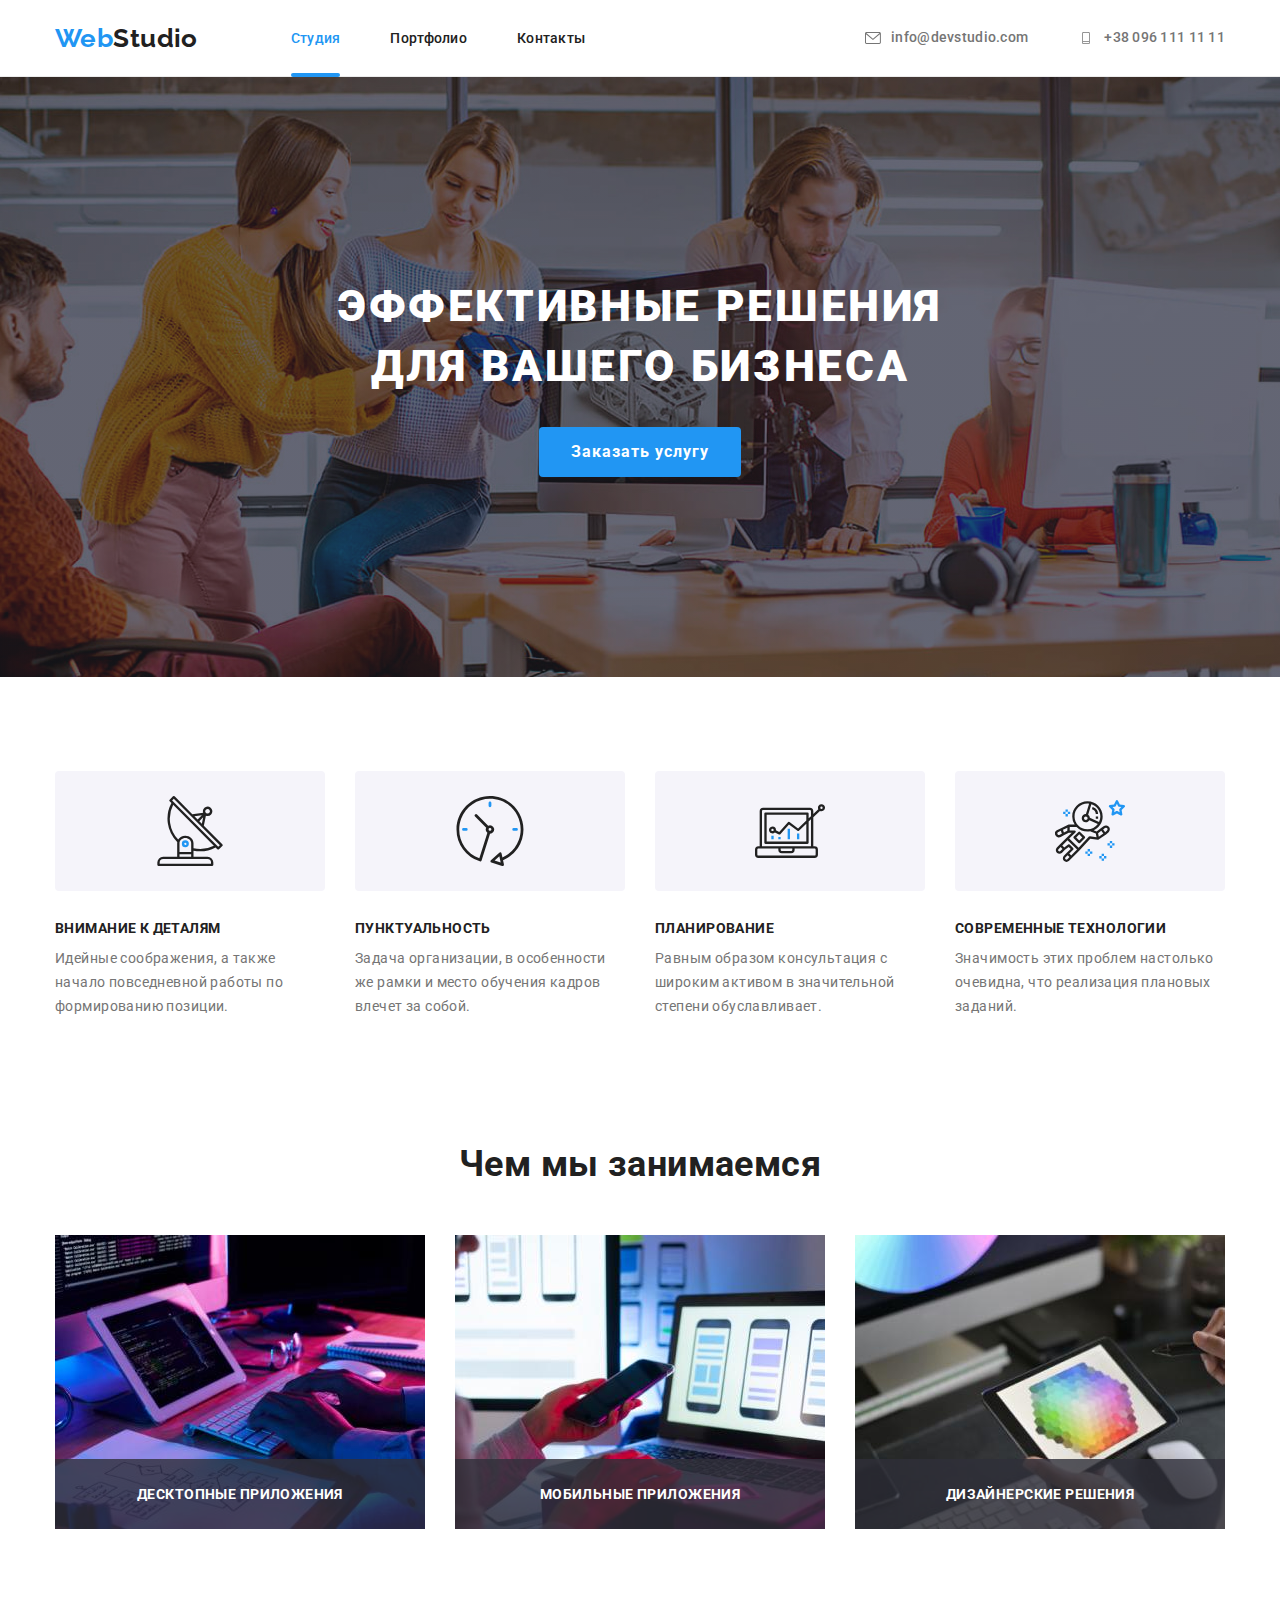
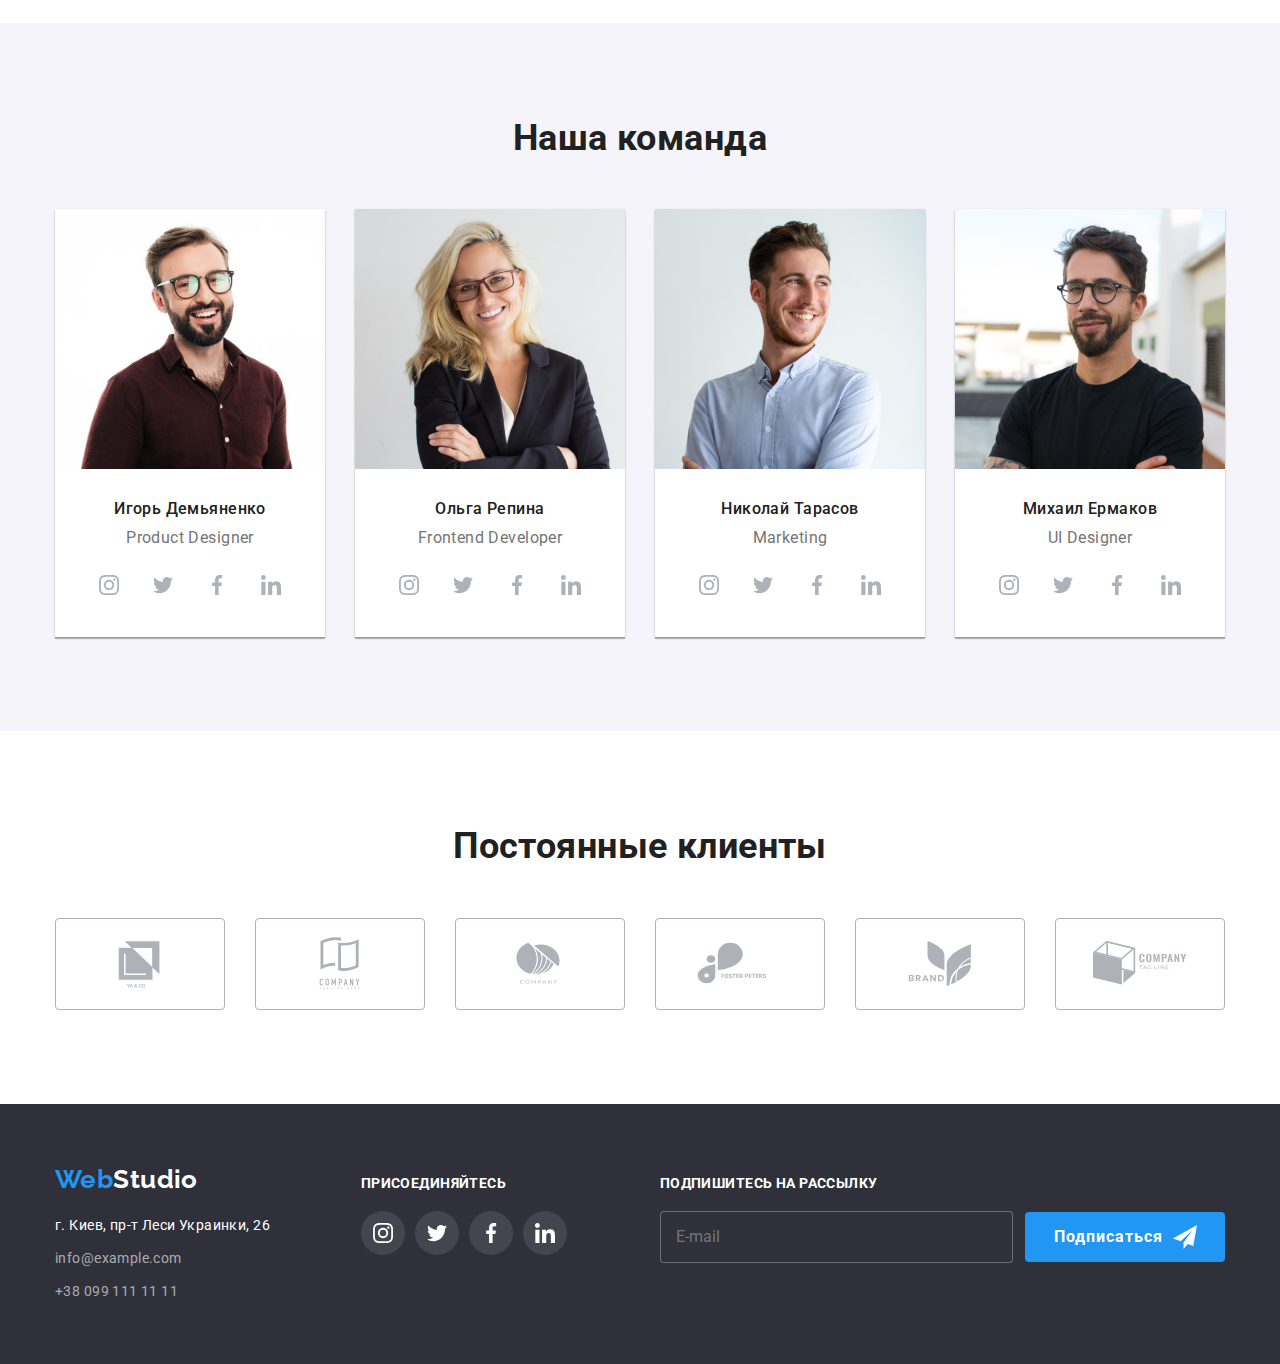
<file: index.html>
<!DOCTYPE html>
<html lang="ru">
  <head>
    <meta charset="UTF-8" />
    <meta name="viewpoint" content="width=device-width, initial-scale=1.0" />
    <title>Студия</title>
    <link rel="preconnect" href="https://fonts.googleapis.com" />
    <link rel="preconnect" href="https://fonts.gstatic.com" crossorigin />
    <link
      rel="stylesheet"
      href="https://cdnjs.cloudflare.com/ajax/libs/modern-normalize/1.1.0/modern-normalize.min.css"
    />
    <link
      href="https://fonts.googleapis.com/css2?family=Raleway:wght@700&family=Roboto:wght@400;500;700;900&display=swap"
      rel="stylesheet"
    />
    <link rel="stylesheet" href="./css/styles.css" />
  </head>
  <body>

    <!--Шапка сайта-->
    <header class="header-section">
      <div class="container main-nav">
        <a href="./index.html" class="logo"
          >Web<span class="logo-main">Studio</span></a
        >
        <nav>
          <ul class="site-nav list">
            <li class="item">
              <a href="./index.html" class="link current">Студия</a>
            </li>
            <li class="item">
              <a href="./portfolio.html" class="link">Портфолио</a>
            </li>
            <li class="item"><a href="" class="link">Контакты</a></li>
          </ul>
        </nav>

        <div class="contact-row">
        <ul class="list contacts">
          <li class="item">
            <a href="mailto:info@devstudio.com" class="contacts-link">
            <svg class="cont-icon">
 <use href="./images/icons.svg#icon-envelope"></use>
            </svg>
           info@devstudio.com</a
            >
          </li>
          <li class="item">
            <a href="tel:+380961111111" class="contacts-link"
              >
              <svg class="cont-icon" >
                <use href="./images/icons.svg#icon-tel"></use>
              </svg>
        +38 096 111 11 11</a
            >
          </li>
        </ul>

      </div>
      </div>
    </header>

    <main>
      <!--Герой-->
      <section class="section hero overlay">
        <div class="container">
          <h1 class="hero-title">Эффективные решения для вашего бизнеса</h1>
          <button type="button" class="button primary" data-modal-open>Заказать услугу</button>
        </div>
      </section>

      <!--Особенности компании-->
      <section class="section">
        <div class="container">
          <h2 class="section-title features visually-hidden">
            Особенности компании
          </h2>
          <ul class="list features-list">
            <li class="item">
              <div class="features-pic">
              <svg class="feature-icon"> 
                <use href="./images/icons.svg#icon-antenna"></use>  </svg> 
              </div>
              <h3 class="features-title">Внимание к деталям</h3>
              <p class="features-text">
                Идейные соображения, а также начало повседневной работы по
                формированию позиции.
              </p>
              
            </li>
            <li class="item">
              <div class="features-pic">
              <svg class="feature-icon">
                <use href="./images/icons.svg#icon-clock"></use>
              </svg>
              </div>
              
              <h3 class="features-title">Пунктуальность</h3>
              <p class="features-text">
                Задача организации, в особенности же рамки и место обучения
                кадров влечет за собой.
              </p>
            </li>
            <li class="item">
              <div class="features-pic">
                <svg class="feature-icon">
            
                <use href="./images/icons.svg#icon-diagram"></use>
               </svg> 
              </div> 
              <h3 class="features-title">Планирование</h3>
              <p class="features-text">
                Равным образом консультация с широким активом в значительной
                степени обуславливает.
              </p>
            </li>
            <li class="item">
              <div class="features-pic">
                <svg class="feature-icon">
                <use href="./images/icons.svg#icon-astronaut"></use>
              </svg>
              </div>
              <h3 class="features-title">Современные технологии</h3>
              <p class="features-text">
                Значимость этих проблем настолько очевидна, что реализация
                плановых заданий.
              </p>
            </li>
          </ul>
        </div>
      </section>

      <!--Чем мы занимаемся-->
      <section class="section no-top">
        <div class="container">
          <h2 class="section-title works">Чем мы занимаемся</h2>
          <ul class="list list-works">
            <li class="item">
              <div class="works-tumb">
              <img
                src="./images/img1.jpg"
                alt="Программист работает за своим рабочим столом"
                width="370"
              />
              <h3 class="works-titl">Десктопные приложения </h3>
              </div>
            </li>
            <li class="item">
              <div class="works-tumb">
              <img
                src="./images/img2.jpg"
                alt="Веб-дизайнеры пользовательского интерфейса разрабатывают приложения для смартфонов"
                width="370"
              />
                <h3 class="works-titl">Мобильные приложения</h3>
              </div>
            </li>
            <li class="item">
             <div class="works-tumb">
              <img
                src="./images/img3.jpg"
                alt="Креативный веб-дизайнер работает с графическим планшетом выбора цвета"
                width="370"
              />
               <h3 class="works-titl">Дизайнерские решения</h3>
              </div>
            </li>
          </ul>
        </div>
      </section>

      <!--Наша команда-->
      <section class="section team">
        <div class="container">
          <h2 class="section-title team">Наша команда</h2>
          <ul class="list team-cont">
            <li class="list-team">
              <div>
                <img
                  src="./images/team1.jpg"
                  alt="Фото Игорь Демьяненко"
                  width="270"
                  height="260"
                />
                <div class="card-content">
                  <h3 class="title-team">Игорь Демьяненко</h3>
                  <p lang="en" class="text-team">Product Designer</p>
                
                <!-- иконки -->
                <ul class="social list">
                  <li class="social-it">
                    <a href="" class="teamlink">
                      <svg class="teamlink-icon">
                        <use href="./images/icons.svg#icon-instagram"></use>
                      </svg>
                    </a>
                  </li>
                  <li class="social-it">
                    <a href="" class="teamlink">
                      <svg class="teamlink-icon">
                        <use href="./images/icons.svg#icon-twitter"></use>
                      </svg>
                    </a>
                  </li>
                    <li class="social-it">
                      <a href="" class="teamlink">
                        <svg class="teamlink-icon">
                          <use href="./images/icons.svg#icon-facebook"></use>
                        </svg>
                      </a>
                    </li>
                    <li class="social-it">
                      <a href="" class="teamlink">
                        <svg class="teamlink-icon">
                          <use href="./images/icons.svg#icon-linkedin"></use>
                        </svg>
                      </a>
                    </li>
               </ul>
              </div>
            </div>
            </li>
            <li class="list-team">
              <div>
                <img
                  src="./images/team2.jpg"
                  alt="Фото Ольга Репина"
                  width="270"
                  height="260"
                />
              </div>

              <div class="card-content">
                <h3 class="title-team">Ольга Репина</h3>
                <p lang="en" class="text-team">Frontend Developer</p>
                <!-- иконки -->
                <ul class="social list">
                  <li class="social-it">
                    <a href="" class="teamlink">
                      <svg class="teamlink-icon">
                        <use href="./images/icons.svg#icon-instagram"></use>
                      </svg>
                    </a>
                  </li>
                  <li class="social-it">
                    <a href="" class="teamlink">
                      <svg class="teamlink-icon">
                        <use href="./images/icons.svg#icon-twitter"></use>
                      </svg>
                    </a>
                  </li>
                  <li class="social-it">
                    <a href="" class="teamlink">
                      <svg class="teamlink-icon">
                        <use href="./images/icons.svg#icon-facebook"></use>
                      </svg>
                    </a>
                  </li>
                  <li class="social-it">
                    <a href="" class="teamlink">
                      <svg class="teamlink-icon">
                        <use href="./images/icons.svg#icon-linkedin"></use>
                      </svg>
                    </a>
                  </li>
                </ul>
              </div>
            </li>

            <li class="list-team">
              <div>
                <img
                  src="./images/team3.jpg"
                  alt="Фото Николай Тарасов"
                  width="270"
                  height="260"
                />
              </div>

              <div class="card-content">
                <h3 class="title-team">Николай Тарасов</h3>
                <p lang="en" class="text-team">Marketing</p>
                <!-- иконки -->
                <ul class="social list">
                  <li class="social-it">
                    <a href="" class="teamlink">
                      <svg class="teamlink-icon">
                        <use href="./images/icons.svg#icon-instagram"></use>
                      </svg>
                    </a>
                  </li>
                  <li class="social-it">
                    <a href="" class="teamlink">
                      <svg class="teamlink-icon">
                        <use href="./images/icons.svg#icon-twitter"></use>
                      </svg>
                    </a>
                  </li>
                  <li class="social-it">
                    <a href="" class="teamlink">
                      <svg class="teamlink-icon">
                        <use href="./images/icons.svg#icon-facebook"></use>
                      </svg>
                    </a>
                  </li>
                  <li class="social-it">
                    <a href="" class="teamlink">
                      <svg class="teamlink-icon">
                        <use href="./images/icons.svg#icon-linkedin"></use>
                      </svg>
                    </a>
                  </li>
                </ul>
              </div>
            </li>
            <li class="list-team">
              <div>
                <img
                  src="./images/team4.jpg"
                  alt="Фото Михаил Ермаков"
                  width="270"
                  height="260"
                />
              </div>

              <div class="card-content">
                <h3 class="title-team">Михаил Ермаков</h3>
                <p lang="en" class="text-team">UI Designer</p>
                <!-- иконки -->
              <ul class="social list">
                <li class="social-it">
                  <a href="" class="teamlink">
                    <svg class="teamlink-icon">
                      <use href="./images/icons.svg#icon-instagram"></use>
                    </svg>
                  </a>
                </li>
                <li class="social-it">
                  <a href="" class="teamlink">
                    <svg class="teamlink-icon">
                      <use href="./images/icons.svg#icon-twitter"></use>
                    </svg>
                  </a>
                </li>
                <li class="social-it">
                  <a href="" class="teamlink">
                    <svg class="teamlink-icon">
                      <use href="./images/icons.svg#icon-facebook"></use>
                    </svg>
                  </a>
                </li>
                <li class="social-it">
                  <a href="" class="teamlink">
                    <svg class="teamlink-icon">
                      <use href="./images/icons.svg#icon-linkedin"></use>
                    </svg>
                  </a>
                </li>
              </ul>
              </div>
            </li>
          </ul>
        </div>
      </section>

      <!-- Постоянные клиенты -->
      <section class="section clients">
        <div class="container">
          <h2 class="section-title clients">Постоянные клиенты </h2>
          <ul class="clients-list list">
            <li class="item client-items">
              <a href="" class="client-link">
              <svg class="client-pic">
                <use href="./images/icons.svg#icon-logo1"></use>
              </svg>
              </a>
            </li>
            <li class="item client-items">
              <a href=""  class="client-link">
              <svg class="client-pic">
                <use href="./images/icons.svg#icon-logo2"></use>
              </svg>
              </a>
            </li>
            <li class="item client-items">
              <a href="" class="client-link">
              <svg class="client-pic">
                <use href="./images/icons.svg#icon-logo3"></use>
              </svg>
            </a>
            </li>

            <li class="item client-items">
              <a href="" class="client-link">
              <svg class="client-pic">
                <use href="./images/icons.svg#icon-logo4"></use>
              </svg>
              </a>
            </li>
            <li class="item client-items">
              <a href="" class="client-link">
              <svg class="client-pic">
                <use href="./images/icons.svg#icon-logo5"></use>
              </svg>
              </a>
            </li>
            <li class="item client-items">
              <a href="" class="client-link">
              <svg class="client-pic">
                <use href="./images/icons.svg#icon-logo6"></use>
              </svg>
              </a>
            </li>
          </ul>
        </div>
      </section>

    </main>

      <!--Футер-->
    <footer class="footer">
      <div class="container cfooter">
       <div class="footer-cont"> 
        <a href="./index.html" class="logo"
          >Web<span class="logo-footer">Studio</span></a
        >
        <address class="address">
          г. Киев, пр-т Леси Украинки, 26
          <a href="mailto:info@example.com" class="address-link"
            >info@example.com</a
          >

          <a href="tel:+380991111111" class="address-link">+38 099 111 11 11</a>
        </address>
        </div>

        <div class="footer-join">
          <h3 class="footer-title" >Присоединяйтесь</h3>
          <!-- иконки -->
            <ul class="social list">
             <li class="social-it">
                <a href="" class="foot-link">
                  <svg class="footer-icon">
                   <use href="./images/icons.svg#icon-instagram"></use>
                  </svg>
                </a>
             </li>
              <li class="social-it">
                <a href="" class="foot-link">
                  <svg class="footer-icon">
                    <use href="./images/icons.svg#icon-twitter"></use>
                  </svg>
                </a>
              </li>
              <li class="social-it">
                <a href="" class="foot-link">
                  <svg class="footer-icon">
                    <use href="./images/icons.svg#icon-facebook"></use>
                  </svg>
                </a>
              </li>
              <li class="social-it">
                <a href="" class="foot-link">
                  <svg class="footer-icon">
                    <use href="./images/icons.svg#icon-linkedin"></use>
                  </svg>
                </a>
              </li>
          </ul>
        </div>

        <!-- SUBSCRIBE -->
        <div class="footer-subscribe">
          <h3 class="footer-title">Подпишитесь на рассылку</h3>

          <div class="subscribe-wrapper">
          <label for="e-mail" class="sub-input">
            <input name="email" type="email" placeholder="E-mail" class="footer-sub-input">
          </label>
          <button type="submit" class="button primary footer-sub-btn">
            <span>Подписаться</span>
            <svg class="footer-sub-icon" width="24" height="24">
              <use href="./images/icons.svg#icon-send"></use>
            </svg>
          </button>
          </div>
          
        </div>
      </div>
      </div>
    </footer>

   <!-- модальное окно -->
   <div class="backdrop is-hidden" data-modal>
     <div class="modal">

      <button class="modal-clos-btn" type="button" data-modal-close>
        <svg class="close" width="30px" height="40px">
          <use href="./images/icons.svg#close"></use>
        </svg>
      </button>

     <div class="modal-form">
      <b class="modal-title">Оставьте свои данные, мы вам перезвоним</b>

      <label for="name" class="modal-label">
        Имя              
        <input type="text" name="name" minlength="3" class="modal-input"> 
        <span  class="input-icon">
          <svg  width="18px" height="18px">
            <use href="./images/icons.svg#icon-person"></use>
          </svg>
        </span>
      </label>

         
      <label for="tel" class="modal-label">
        Телефон     
        <input type="tel" name="tel" class="modal-input">
              <span class="input-icon">
                <svg width="18px" height="18px">
                  <use href="./images/icons.svg#icon-phone"></use>
                </svg>
              </span>
      </label>

      <label for="email" class="modal-label">
        Почта 
        <input type="email" name="email" class="modal-input">
          <span class="input-icon">
            <svg width="18px" height="18px">
              <use href="./images/icons.svg#icon-email"></use>
            </svg>
          </span>
      </label>

     <label for="comment" class="modal-label">
       Комментарий
       <textarea type="text" name="comment" placeholder="Введите текст" rows="5" class="modal-textarea"></textarea>
     </label>  
    

     <label class="modal-label chek">
      <input class="chekbox" type="checkbox" name="deal" value="yes">
      <span class="modal-icon"></span>
      Соглашаюсь с рассылкой и принимаю
      <a href="" class="modal-link">Условия договора</a> 
     </label> 
     
    <button type="submit" class="button primary">Отправить</button>
     
     </div>
     </div>
   </div>
  
    <!-- Ставим перед закрывающим тегом body -->
    <script src="./js/modal.js"></script>
  </body>
</html>
</file>
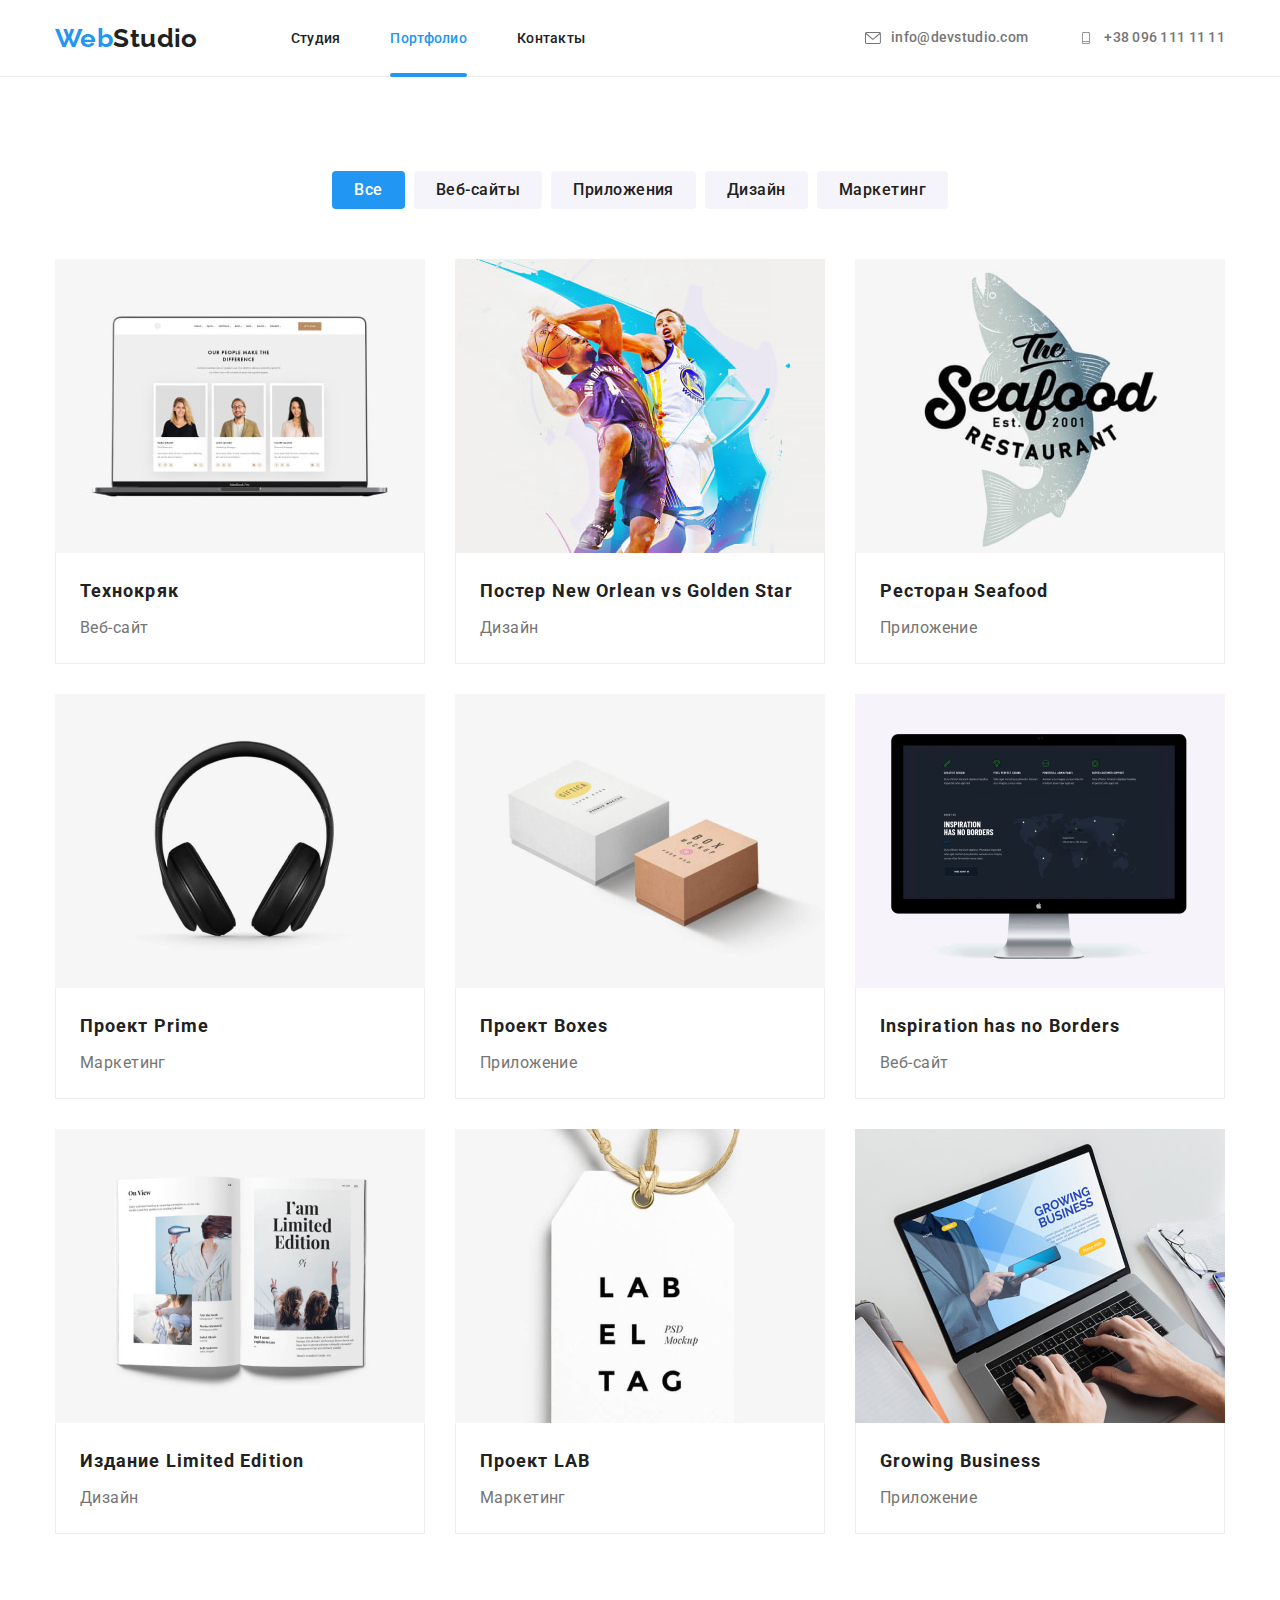
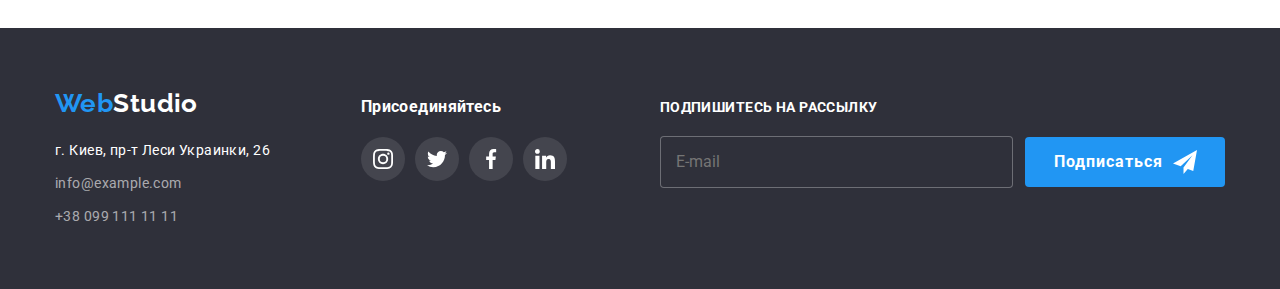
<file: portfolio.html>
<!DOCTYPE html>
<html lang="ru">
  <head>
    <meta charset="UTF-8" />
    <meta name="viewpoint" content="width=device-width, initial-scale=1.0" />
    <title>Портфолио</title>
    <link rel="preconnect" href="https://fonts.googleapis.com" />
    <link rel="preconnect" href="https://fonts.gstatic.com" crossorigin />
    <link
      rel="stylesheet"
      href="https://cdnjs.cloudflare.com/ajax/libs/modern-normalize/1.1.0/modern-normalize.min.css"
    />
    <link
      href="https://fonts.googleapis.com/css2?family=Raleway:wght@700&family=Roboto:wght@400;500;700;900&display=swap"
      rel="stylesheet"
    />
    <link rel="stylesheet" href="./css/styles.css" />
  </head>
  <body>
    <!--Шапка сайта-->
    <header class="header-section">
      <div class="container main-nav">
        <a href="./index.html" class="logo"
          >Web<span class="logo-main">Studio</span></a
        >
        <nav>
          <ul class="site-nav list">
            <li class="item">
              <a href="./index.html" class="link">Студия</a>
            </li>
            <li class="item">
              <a href="./portfolio.html" class="link current">Портфолио</a>
            </li>
            <li class="item"><a href="" class="link">Контакты</a></li>
          </ul>
        </nav>
      <div class="contact-row">
        <ul class="list contacts">
          <li class="item">
            <a href="mailto:info@devstudio.com" class="contacts-link">
              <svg class="cont-icon">
                <use href="./images/icons.svg#icon-envelope"></use>
              </svg>
              info@devstudio.com</a>
          </li>
          <li class="item">
            <a href="tel:+380961111111" class="contacts-link">
              <svg class="cont-icon">
                <use href="./images/icons.svg#icon-tel"></use>
              </svg>
              +38 096 111 11 11</a>
          </li>
        </ul>
      
      </div>
     
      </div>
    </header>

    <!-- MAIN -->
    <main>
      <!-- кнопки фильтр -->
      <section class="section">
        <div class="container">
          <h2 class="section-title visually-hidden {">Портфолио</h2>
          <ul class="list portfolio-lst-buttons">
            <li class="items">
              <button type="button" class="button portfolio-button primary">
                Все
              </button>
            </li>
            <li class="items">
              <button type="button" class="button portfolio-button">
                Веб-сайты
              </button>
            </li>
            <li class="items">
              <button type="button" class="button portfolio-button">
                Приложения
              </button>
            </li>
            <li class="items">
              <button type="button" class="button portfolio-button">
                Дизайн
              </button>
            </li>
            <li class="items">
              <button type="button" class="button portfolio-button">
                Маркетинг
              </button>
            </li>
          </ul>

          <!-- Портфолио -->

          <ul class="list portfolio-img">
            <li class="items">
              <a href="" class="portfolio-item">
                <div class="portfolio-tumb">
                <img
                  src="./images/poftrolio/portfolio1.jpg"
                  alt="Веб-сайт"
                  width="370"
                  height="294"
                />
                <div class="overlay-card">
                <p class="portf-content">Ресурс предлагает комплексные предложения с разным уровнем функционала и сервисов. Все это позволит посетителю получить
                исчерпывающие сведения о компании или частном лице.</p>
                </div>
                </div>
                <div class="potfolio-decor">
                  <h3 class="portfolio-title">Технокряк</h3>
                  <p class="portfolio-text">Веб-сайт</p>
                </div>
              </a>
            </li>
            <li class="items">
              <a href="" class="portfolio-item">
                <div class="portfolio-tumb">
                <img
                  src="./images/poftrolio/portfolio2.jpg"
                  alt="Постер два баскетболиста в борьбе за мяч"
                  width="370"
                  height="294"
                />
                <div class="overlay-card">
                  <p class="portf-content">Ресурс предлагает комплексные предложения с разным уровнем функционала и сервисов. Все это
                    позволит посетителю получить
                    исчерпывающие сведения о компании или частном лице.</p>
                </div>
                </div>
                <div class="potfolio-decor">
                  <h3 class="portfolio-title">
                    Постер New Orlean vs Golden Star
                  </h3>
                  <p class="portfolio-text">Дизайн</p>
                </div>
              </a>
            </li>
            <li class="items">
              <a href="" class="portfolio-item">
              <div class="portfolio-tumb">
                <img
                  src="./images/poftrolio/portfolio3.jpg"
                  alt="Логотип ресторана Seafood"
                  width="370"
                  height="294"
                />
                <div class="overlay-card">
                  <p class="portf-content">Ресурс предлагает комплексные предложения с разным уровнем функционала и сервисов. Все это
                    позволит посетителю получить
                    исчерпывающие сведения о компании или частном лице.</p>
                </div>
                </div>
                <div class="potfolio-decor">
                  <h3 class="portfolio-title">Ресторан Seafood</h3>
                  <p class="portfolio-text">Приложение</p>
                </div>
              </a>
            </li>
            <li class="items">
              <a href="" class="portfolio-item">
              <div class="portfolio-tumb">
                <img
                  src="./images/poftrolio/portfolio4.jpg"
                  alt="Изображение наушников"
                  width="370"
                  height="294"
                />
                <div class="overlay-card">
                  <p class="portf-content">Ресурс предлагает комплексные предложения с разным уровнем функционала и сервисов. Все это
                    позволит посетителю получить
                    исчерпывающие сведения о компании или частном лице.</p>
                </div>
                </div>
                <div class="potfolio-decor">
                  <h3 class="portfolio-title">Проект Prime</h3>
                  <p class="portfolio-text">Маркетинг</p>
                </div>
              </a>
            </li>
            <li class="items">
              <a href="" class="portfolio-item">
              <div class="portfolio-tumb">
                <img
                  src="./images/poftrolio/portfolio5.jpg"
                  alt="Изображение двух коробок"
                  width="370"
                  height="294"
                />
                <div class="overlay-card">
                  <p class="portf-content">Ресурс предлагает комплексные предложения с разным уровнем функционала и сервисов. Все это
                    позволит посетителю получить
                    исчерпывающие сведения о компании или частном лице.</p>
                </div>
                </div>
                <div class="potfolio-decor">
                  <h3 class="portfolio-title">Проект Boxes</h3>
                  <p class="portfolio-text">Приложение</p>
                </div>
              </a>
            </li>
            <li class="items">
              <a href="" class="portfolio-item">
               
              <div class="portfolio-tumb">
                 <img
                  src="./images/poftrolio/portfolio6.jpg"
                  alt="Веб-сайт на дисплее"
                  width="370"
                  height="294"
                />
                <div class="overlay-card">
                  <p class="portf-content">Ресурс предлагает комплексные предложения с разным уровнем функционала и сервисов. Все это
                    позволит посетителю получить
                    исчерпывающие сведения о компании или частном лице.</p>
                </div>
                </div>
                <div class="potfolio-decor">
                  <h3 class="portfolio-title" lang="en">
                    Inspiration has no Borders
                  </h3>
                  <p class="portfolio-text">Веб-сайт</p>
                </div>
              </a>
            </li>
            <li class="items">
              <a href="" class="portfolio-item">
              <div class="portfolio-tumb">
                <img
                  src="./images/poftrolio/portfolio7.jpg"
                  alt="Открытый журнал"
                  width="370"
                  height="294"
                />
                <div class="overlay-card">
                  <p class="portf-content">Ресурс предлагает комплексные предложения с разным уровнем функционала и сервисов. Все это
                    позволит посетителю получить
                    исчерпывающие сведения о компании или частном лице.</p>
                </div>
                </div>
                <div class="potfolio-decor">
                  <h3 class="portfolio-title">Издание Limited Edition</h3>
                  <p class="portfolio-text">Дизайн</p>
                </div>
              </a>
            </li>
            <li class="items">
              <a href="" class="portfolio-item">
              <div class="portfolio-tumb">
                <img
                  src="./images/poftrolio/portfolio8.jpg"
                  alt="Ярлык"
                  width="370"
                  height="294"
                />
                <div class="overlay-card">
                  <p class="portf-content">Ресурс предлагает комплексные предложения с разным уровнем функционала и сервисов. Все это
                    позволит посетителю получить
                    исчерпывающие сведения о компании или частном лице.</p>
                </div>
                </div>
                <div class="potfolio-decor">
                  <h3 class="portfolio-title">Проект LAB</h3>
                  <p class="portfolio-text">Маркетинг</p>
                </div>
              </a>
            </li>
            <li class="items">
              <a href="" class="portfolio-item">
              <div class="portfolio-tumb">
                <img
                  src="./images/poftrolio/portfolio9.jpg"
                  alt="Десктоп и раки на нем"
                  width="370"
                  height="294"
                />
                <div class="overlay-card">
                  <p class="portf-content">Ресурс предлагает комплексные предложения с разным уровнем функционала и сервисов. Все это
                    позволит посетителю получить
                    исчерпывающие сведения о компании или частном лице.</p>
                </div>
                </div>
                <div class="potfolio-decor">
                  <h3 class="portfolio-title" lang="en">Growing Business</h3>
                  <p class="portfolio-text">Приложение</p>
                </div>
              </a>
            </li>
          </ul>
        </div>
      </section>
    </main>

    <!--Футер-->
<footer class="footer">
  <div class="container cfooter">
    <div class="footer-cont">
      <a href="./index.html" class="logo">Web<span class="logo-footer">Studio</span></a>
      <address class="address">
        г. Киев, пр-т Леси Украинки, 26
        <a href="mailto:info@example.com" class="address-link">info@example.com</a>

        <a href="tel:+380991111111" class="address-link">+38 099 111 11 11</a>
      </address>
    </div>

    <div class="footer-join">
      <h3>Присоединяйтесь</h3>
      <!-- иконки -->
      <ul class="social list">
        <li class="social-it">
          <a href="" class="foot-link">
            <svg class="footer-icon">
              <use href="./images/icons.svg#icon-instagram"></use>
            </svg>
          </a>
        </li>
        <li class="social-it">
          <a class="foot-link">
            <svg class="footer-icon">
              <use href="./images/icons.svg#icon-twitter"></use>
            </svg>
          </a>
        </li>
        <li class="social-it">
          <a class="foot-link">
            <svg class="footer-icon">
              <use href="./images/icons.svg#icon-facebook"></use>
            </svg>
          </a>
        </li>
        <li class="social-it">
          <a class="foot-link">
            <svg class="footer-icon">
              <use href="./images/icons.svg#icon-linkedin"></use>
            </svg>
          </a>
        </li>
      </ul>
    </div>

    <!-- SUBSCRIBE -->
    <div class="footer-subscribe">
      <h3 class="footer-title">Подпишитесь на рассылку</h3>
    
      <div class="subscribe-wrapper">
        <label for="e-mail" class="sub-input">
          <input name="email" type="email" placeholder="E-mail" class="footer-sub-input">
        </label>
        <button type="submit" class="button primary footer-sub-btn">
          <span>Подписаться</span>
          <svg class="footer-sub-icon" width="24" height="24">
            <use href="./images/icons.svg#icon-send"></use>
          </svg>
        </button>
      </div>
    
    </div>
  </div>
  </div>
</footer>
</body>
</html>
</file>
<file: css/styles.css>
:root {
  --accent-bg-color: #2f303a;
  --basic-bg-color: #f5f4fa;
  --main-white-color: #ffffff;
  --main-blue-color: #2196f3;
  --basic-text-color: #757575;
  --accent-text-color: #212121;
  --border-color: #eeeeee;
  --address-color: rgba(255, 255, 255, 0.6);
  --icons-grey-color: #afb1b8;
  --cubic: 250ms cubic-bezier(0.4, 0, 0.2, 1);
}
html {
  box-sizing: border-box;
}
*,
*::before,
::after {
  box-sizing: inherit;
}
/*разметка шапки сайта*/
body {
  background-color: var(--main-white-color);
  color: var(--accent-text-color);
  font-family: Roboto, sans-serif;
  font-size: 14px;
  font-weight: 400;
  font-size: 14px;
  line-height: 1.14;
  letter-spacing: 0.03em;
}
/*обнуляем точки для всех списков с классом link*/
.list {
  list-style: none;
}
/* Сброс отступов заголовков и текстов */
h1,
h2,
h3,
h4,
h5,
h6,
p {
  margin-top: 0;
  margin-bottom: 0;
}

ul,
ol {
  margin: 0;
  padding: 0;
}

/* Задаем размер контейнера 1200+ по 15 паддинги голубая область */
.container {
  margin-left: auto;
  margin-right: auto;
  width: 1200px;
  padding-left: 15px;
  padding-right: 15px;
}

img {
  display: block;
  max-width: 100%;
}

/*Логотип*/
.logo-main {
  color: var(--accent-text-color);
}
.logo {
  margin-right: 93px;

  color: var(--main-blue-color);
  font-family: Raleway, sans-serif;
  font-size: 26px;
  font-weight: 700;
  line-height: 1.19;
  text-decoration: none;
}

.main-nav {
  display: flex;
  align-items: center;
}
/*Навигация*/
.site-nav {
  display: flex;
}
.site-nav .link {
  display: block;
  padding-top: 30px;
  padding-bottom: 30px;

  color: var(--accent-text-color);
  font-weight: 500;
  line-height: 1.17;
  letter-spacing: 0.02em;
  text-decoration: none;

  transition: color var(--cubic);
}
.site-nav .item {
  margin-right: 50px;
}
.site-nav .item:last-child {
  margin-right: 0px;
}

.site-nav .link.current {
  color: var(--main-blue-color);
  position: relative;
}

.site-nav .link.current::after {
  content: " ";
  position: absolute;
  bottom: -1px;
  left: 0;

  width: 100%;
  height: 4px;
  border-radius: 2px;

  background: var(--main-blue-color);
}

.site-nav .link:hover,
.site-nav .link:focus {
  color: var(--main-blue-color);
}

/*Контакты*/
.contacts .contacts-link {
  display: flex;
  align-items: center;
  padding-top: 30px;
  padding-bottom: 30px;

  color: var(--basic-text-color);
  font-weight: 500;
  letter-spacing: 0.02em;
  text-decoration: none;

  transition: color var(--cubic);
}
.contacts-link:hover,
.contacts-link:focus {
  color: var(--main-blue-color);
}

.list.contacts {
  display: flex;
}

.contacts .item + .item {
  margin-left: 50px;
}

/* задаем иконки тел*/
.contact-row {
  display: flex;
  margin-left: auto;
}

.contact-row .list {
  display: flex;
}

.contact-row.item:not(:last-child) {
  margin-right: 30px;
}

.cont-icon {
  width: 16px;
  height: 12px;

  fill: currentColor;
  margin-right: 10px;
}

/* нижняя линия Хедер */
.header-section {
  border-bottom: 1px solid #ececec;
}

/*Герой*/
.hero {
  background-color: var(--accent-bg-color);
  text-align: center;
}

.section.hero {
  padding-top: 200px;
  padding-bottom: 200px;
}

/* Фоновое изображение Героя */
.hero.overlay {
  max-width: 1600px;
  height: 600px;
  margin-left: auto;
  margin-right: auto;

  background-image: linear-gradient(
      to right,
      rgba(47, 48, 58, 0.4),
      rgba(47, 48, 58, 0.4)
    ),
    url(../images/bg-hero.jpg);
  background-repeat: no-repeat;
  background-position: center;
  background-size: cover;
}

.hero-title {
  margin-bottom: 30px;
  margin-left: auto;
  margin-right: auto;
  max-width: 700px;
  text-align: center;
  justify-content: center;

  color: var(--main-white-color);
  font-weight: 900;
  font-size: 44px;
  line-height: 1.36;

  letter-spacing: 0.06em;
  text-transform: uppercase;
}

.button {
  border-radius: 4px;
  padding: 10px 32px;
  min-width: 73px;

  font-family: inherit;
  font-weight: 700;
  font-size: 16px;
  line-height: 1.87;
  letter-spacing: 0.06em;

  background: var(--basic-bg-color);

  cursor: pointer;

  transition: background-color var(--cubic);
}

.button.primary {
  border: 0;
  background-color: var(--main-blue-color);
  color: var(--main-white-color);
}

.button:hover,
.button:focus {
  background-color: #188ce8;
}

.section {
  padding: 94px 0;
}

/* Заголовки секций */
.section-title {
  font-weight: 700;
  font-size: 36px;
  line-height: 1.17;
  text-align: center;
}

.section-title.works,
.section-title.team,
.section-title.clients {
  margin-bottom: 50px;
}

.features-title,
.title-team {
  margin-top: 0;
  margin-bottom: 10px;
}

/* Обнуляем верхний паддинг */
.no-top {
  padding-top: 0px;
}

/* Прячем заголовок */
.visually-hidden {
  position: absolute;
  width: 1px;
  height: 1px;
  margin: -1px;
  border: 0;
  padding: 0;
  white-space: nowrap;
  clip-path: inset(100%);
  clip: rect(0 0 0 0);
  overflow: hidden;
}

/*особенности*/
.features-list > .item {
  width: 270px;
}

.features-list .features-title {
  font-weight: 700;
  font-size: 14px;
  line-height: 1.14;
  text-transform: uppercase;
}

.features-list .features-text {
  color: var(--basic-text-color);
  line-height: 1.71;
  letter-spacing: 0.03em;
  margin-bottom: 30px;
}

.features-list {
  display: flex;
}

.features-list .item:not(:last-child),
.list-works .item:not(:last-child),
.team-cont .list-team:not(last-child) {
  margin-right: 30px;
}

.features-pic {
  display: flex;
  justify-content: center;
  align-items: center;

  width: 270px;
  height: 120px;
  background-color: var(--basic-bg-color);
  margin-bottom: 30px;
  border-radius: 4px;
}

.feature-icon {
  width: 70px;
  height: 70px;
}

/* Чем мы занимаемся */
.list-works {
  display: flex;
  justify-content: space-between;
}

.works-tumb {
  position: relative;
}

.works-titl {
  display: flex;
  align-items: center;
  justify-content: center;

  width: 100%;
  height: 70px;

  position: absolute;
  bottom: 0;

  color: var(--main-white-color);
  text-transform: uppercase;
  font-size: 14px;
  font-weight: bold;
  line-height: 1.17;

  background-color: rgba(47, 48, 58, 0.8);
}

/*Команда*/
.team {
  background-color: var(--basic-bg-color);
}

.team-cont.list {
  display: flex;
  flex-wrap: wrap;

  margin-right: -30px;
}

.team-cont > .list.team {
  flex-basis: calc(100% / 4 - 30px);
  background-color: var(--main-white-color);
  margin-right: 30px;
}

.team .title-team {
  font-weight: 500;
  font-size: 16px;
  line-height: 1.19;
  text-align: center;
}

.text-team {
  color: var(--basic-text-color);
  font-size: 16px;
  line-height: 1.19;
  text-align: center;
}

.list-team {
  /* outline: 1px solid brown; */
  box-shadow: 0px 2px 1px 0px rgba(0, 0, 0, 0.2),
    0px 1px 1px 0px rgba(0, 0, 0, 0.14), 0px 1px 3px 0px rgba(0, 0, 0, 0.12);
}

div.card-content {
  padding: 30px 32px;
  background-color: var(--main-white-color);
}

/* ссылки на соцсети */
.card-content .social {
  display: flex;
  align-items: center;
  justify-content: center;
}

.teamlink {
  display: flex;
  justify-content: center;
  align-items: center;

  width: 44px;
  height: 44px;
  border-radius: 50%;
  transition: background-color var(--cubic);
}

.social-it:not(:last-child) {
  margin-right: 10px;
}

.social {
  display: flex;
  background-color: var(--main-white-color);
  margin-top: 16px;

  justify-content: center;
  align-items: center;
}

.teamlink-icon {
  fill: var(--icons-grey-color);
  width: 20px;
  height: 20px;

  transition: fill var(--cubic);
}

.teamlink:hover .teamlink-icon,
.teamlink:focus .teamlink-icon {
  fill: var(--main-white-color);
}

.teamlink:hover,
.teamlink:focus,
.foot-link:hover,
.foot-link:focus {
  background-color: var(--main-blue-color);
}

/* Clients */
.clients-list {
  display: flex;
}

.client-items {
  width: 170px;
  height: 92px;
  border-radius: 4px;
}

.client-items:not(:last-child) {
  margin-right: 30px;
}

.client-link {
  width: 100%;
  height: 100%;

  border: 1px solid var(--icons-grey-color);
  border-radius: 4px;
  transition: border-color var(--cubic);

  display: flex;
  justify-content: center;
  align-items: center;
}

.client-pic {
  fill: var(--icons-grey-color);

  width: 106px;
  height: 60px;

  transition: fill var(--cubic);
}

.client-link:hover,
.client-link:focus {
  border: 1px solid var(--main-blue-color);
}

.client-items:hover .client-pic,
.client-items:focus .client-pic {
  fill: var(--main-blue-color);
}

/*Footer*/
.footer {
  background-color: var(--accent-bg-color);
  color: var(--main-white-color);
  padding: 60px 0px;
}

.footer-cont {
  display: inline-block;
  flex-direction: column;
}

.footer-cont > .logo {
  display: block;
  margin-bottom: 20px;
}
.logo-footer {
  color: var(--main-white-color);
  margin-bottom: 20px;
}
/* Адрес */
.cfooter {
  display: flex;
  align-items: baseline;
}

.address {
  font-style: normal;
  font-size: 14px;
  line-height: 1.71;
}

.address-link {
  display: block;
  color: var(--address-color);
  text-decoration: none;

  transition: color var(--cubic);
}

.address-link:not(:last-child) {
  margin-top: 9px;
  margin-bottom: 9px;
}

.address-link:hover,
.address-link:focus {
  color: var(--main-blue-color);
}

.footer-title {
  text-transform: uppercase;
  font-size: 14px;
  font-weight: 700;
  line-height: 1.14;
  letter-spacing: 0.03em;
  text-align: left;
}

.footer-join {
  display: inline-block;
  margin-left: 70px;
}

.footer-join > .social {
  background-color: inherit;
  margin-top: 20px;
  padding: 0;
}

.foot-link {
  display: flex;
  justify-content: center;
  align-items: center;

  width: 44px;
  height: 44px;
  border-radius: 50%;

  background-color: rgba(255, 255, 255, 0.1);
  transition: background-color var(--cubic);
}

.footer-icon {
  width: 20px;
  height: 20px;
  fill: var(--main-white-color);
}

.footer-subscribe {
  display: block;
  margin-left: 93px;
  width: 570px;
}

.subscribe-wrapper {
  display: flex;
  align-items: baseline;
}

.sub-input {
  display: block;
  width: calc(100% - 212px);
  margin-right: 12px;
  background-color: var(--accent-bg-color);
}

.footer-sub-input {
  width: 100%;
  background-color: var(--accent-bg-color);

  font-size: 16px;
  line-height: 1.25;
  padding: 15px;
  margin-top: 20px;
  color: var(--basic-text-color);
  background-color: inherit;

  outline: transparent;

  border: 1px solid rgba(255, 255, 255, 0.3);
  border-radius: 4px;
}

.footer-subscribe .footer-sub-btn {
  display: block;
  position: relative;

  width: 200px;
  height: 50px;
  padding-left: 29px;

  text-align: left;
}

.footer-sub-icon {
  position: absolute;
  top: 13px;
  right: 28px;
}

/*Кнопки на портфолио*/
.portfolio-button {
  padding: 6px 22px;
  border: none;
  font-family: Roboto;
  font-weight: 500;
  line-height: 1.62;
  letter-spacing: 0.03em;

  background-color: var(--basic-bg-color);
  color: var(--accent-text-color);
  box-shadow: none;
  /* 
  transition: box-shadow var(--cubic);
  transition: color var(--cubic); */
  transition: background-color var(--cubic), color var(--cubic),
    box-shadow var(--cubic);
}

.portfolio-button:hover,
.portfolio-button:focus {
  background-color: var(--main-blue-color);
  color: var(--main-white-color);
  box-shadow: 0px 2px 2px 0px rgba(0, 0, 0, 0.12),
    0px 1px 2px 0px rgba(0, 0, 0, 0.08), 0px 3px 1px 0px rgba(0, 0, 0, 0.1);
}

.portfolio-button:active {
  background-color: var(--main-blue-color);
  color: var(--main-white-color);
}

.portfolio-lst-buttons {
  display: flex;
  justify-content: center;
  align-items: flex-start;
  border: 4px;
  min-width: 130px;
  text-align: center;
  margin-bottom: 50px;
}

.portfolio-lst-buttons > .items:not(:last-child) {
  margin-right: 9px;
}

/*портфолио-список работ*/
.portfolio-img {
  display: flex;
  flex-wrap: wrap;
  margin-right: -30px;
  margin-bottom: -30px;
}

.portfolio-img > .items {
  margin-right: 30px;
  margin-bottom: 30px;
}

.portfolio-item {
  text-decoration: none;
  box-shadow: none;
  transition: box-shadow var(--cubic);

  display: block;
  flex-basis: calc((100% - 60px) / 3);
}

/* OVERLAY */
.portfolio-tumb {
  position: relative;
  overflow: hidden;
}

.overlay-card {
  position: absolute;
  top: 0;
  right: 0;
  width: 100%;
  height: 100%;

  background-color: rgba(33, 150, 243, 0.9);

  transform: translateY(100%);
  transition: transform var(--cubic);
}
.portfolio-item:hover .overlay-card {
  transform: translateY(0);
}
.portf-content {
  display: block;

  color: var(--main-white-color);

  font-size: 18px;
  font-weight: 400;
  line-height: 1.55;
  letter-spacing: 0.03em;
  text-align: center;
  justify-content: center;
  padding-top: 63px;
  padding-left: 24px;
}

.portfolio-title {
  display: inline-block;
  margin-bottom: 4px;
  font-style: normal;
  font-weight: 700;
  font-size: 18px;
  line-height: 2;
  letter-spacing: 0.06em;
  color: var(--accent-text-color);
}

.portfolio-text {
  font-size: 16px;
  line-height: 1.87;
  color: var(--basic-text-color);
}

.potfolio-decor {
  border: 1px solid #eeeeee;
  border-top: 0;
  padding: 20px 24px;
}

.portfolio-item:hover,
.portfolio-item:focus {
  box-shadow: 1px 4px 6px 0px rgba(0, 0, 0, 0.16),
    0px 4px 4px 0px rgba(0, 0, 0, 0.06), 0px 1px 1px 0px rgba(0, 0, 0, 0.12);
}

/* модальное окно  */
.backdrop {
  position: fixed;
  top: 0;
  left: 0;
  width: 100%;
  height: 100%;
  background-color: rgba(0, 0, 0, 0.2);

  opacity: 1;
  visibility: visible;
  pointer-events: initial;
  transform: scale(1);

  transition: opacity var(--cubic), transform var(--cubic);
}

.backdrop.is-hidden {
  opacity: 0;
  transform: scale(0);
  pointer-events: none;
}

/* .backdrop.is-hidden .modal {
  transition: transform var(--cubic);
} */

.modal {
  position: absolute;
  top: 50%;
  left: 50%;
  transform: translate(-50%, -50%) scale(1);

  width: 528px;
  height: 581px;
  border: 1px;
  border-radius: 4px;
  border-color: rgba(0, 0, 0, 0.1);

  background-color: var(--main-white-color);
  box-shadow: 0px 2px 1px 0px rgba(0, 0, 0, 0.2),
    0px 1px 1px 0px rgba(0, 0, 0, 0.14), 0px 1px 3px 0px rgba(0, 0, 0, 0.12);
}

.modal-clos-btn {
  display: flex;
  justify-content: center;
  align-items: center;
  repeat: no-repeat;

  position: absolute;
  top: 8px;
  right: 8px;

  width: 30px;
  height: 30px;

  border: 1px solid rgba(0, 0, 0, 0.1);
  box-sizing: border-box;
  border-radius: 50%;
  cursor: pointer;
}

.close {
  position: absolute;
  top: 5px;
  right: -7px;
}

.modal-form {
  display: block;
  margin: 40px;
}

.modal-title {
  font-size: 20px;
  font-weight: 700;
  line-height: 1.15;
  letter-spacing: 0.03em;
  text-align: center;

  display: block;
  margin-bottom: 12px;
}

.modal-label {
  position: relative;

  display: block;
  font-size: 12px;
  line-height: 1.17;
  color: var(--basic-text-color);
  /* margin-bottom: 4px; */
}

.modal-label.chek {
  display: flex;
  align-items: center;

  margin-top: 20px;
}

.modal-input {
  position: relative;
  width: 100%;
  height: 40px;

  border-radius: 4px;
  border: 1px solid rgba(33, 33, 33, 0.2);
  padding: 13px;
  padding-left: 42px;
  margin-top: 4px;
  margin-bottom: 10px;

  transition: border-color var(--cubic);
}

.input-icon {
  position: absolute;
  top: 27px;
  left: 12px;

  transition: fill var(--cubic);
}

.modal-label:hover .modal-input,
.modal-label:focus .modal-input {
  border-color: var(--main-blue-color);
}

.modal-label:hover .input-icon,
.modal-label:focus .input-icon {
  fill: var(--main-blue-color);
}

.modal-icon {
  display: inline-block;
  width: 16px;
  height: 15px;

  margin-right: 8px;

  border: 1px solid var(--accent-text-color);

  border-radius: 1px;
}

.modal-textarea {
  width: 100%;
  height: 120px;
  padding: 12px 16px;
  margin-top: 4px;

  border: 1px solid rgba(33, 33, 33, 0.2);
  border-radius: 4px;
  resize: none;

  color: rgba(117, 117, 117, 0.5);
  font-size: 14px;
  font-weight: 400;
}

.modal-textarea:hover,
.modal-textarea:focus,
.modal-textarea:not(:placeholder-shown),
.modal-textarea:hover + .form-text {
  color: var(--accent-text-color);
}

.modal-textarea:hover,
.modal-textarea:focus {
  border-color: var(--main-blue-color);
}

.chekbox {
  /* более современная версия, но универсальная будет применена ниже
  -webkit-appearance: none;
  -moz-appearance: none;
  appearance: none;
  position: absolute; */

  position: absolute;
  width: 1px;
  height: 1px;
  margin: -1px;
  border: 0;
  padding: 0;
  white-space: nowrap;
  clip-path: inset(100%);
  clip: rect(0 0 0 0);
  overflow: hidden;
}

.chekbox:checked + .modal-icon {
  background-color: var(--main-blue-color);
  /* background-image: url("../images/icons.svg#icon-check"); */
  background-image: url("../images/check.svg");
  background-size: contain;
  background-origin: border-box;
  border-color: var(--main-blue-color);
}

/* .modal-label.chek:hover .chekbox,
.modal-label.chek:focus .chekbox {
  border: 1px solid var(--main-blue-color);
  border-radius: 2px;
  /* transition: outline var(--cubic); 
} */

.modal-link {
  color: var(--main-blue-color);
  margin-left: 2px;
}

.modal-form .button {
  display: flex;
  margin: 30px auto 40px;
}
</file>
